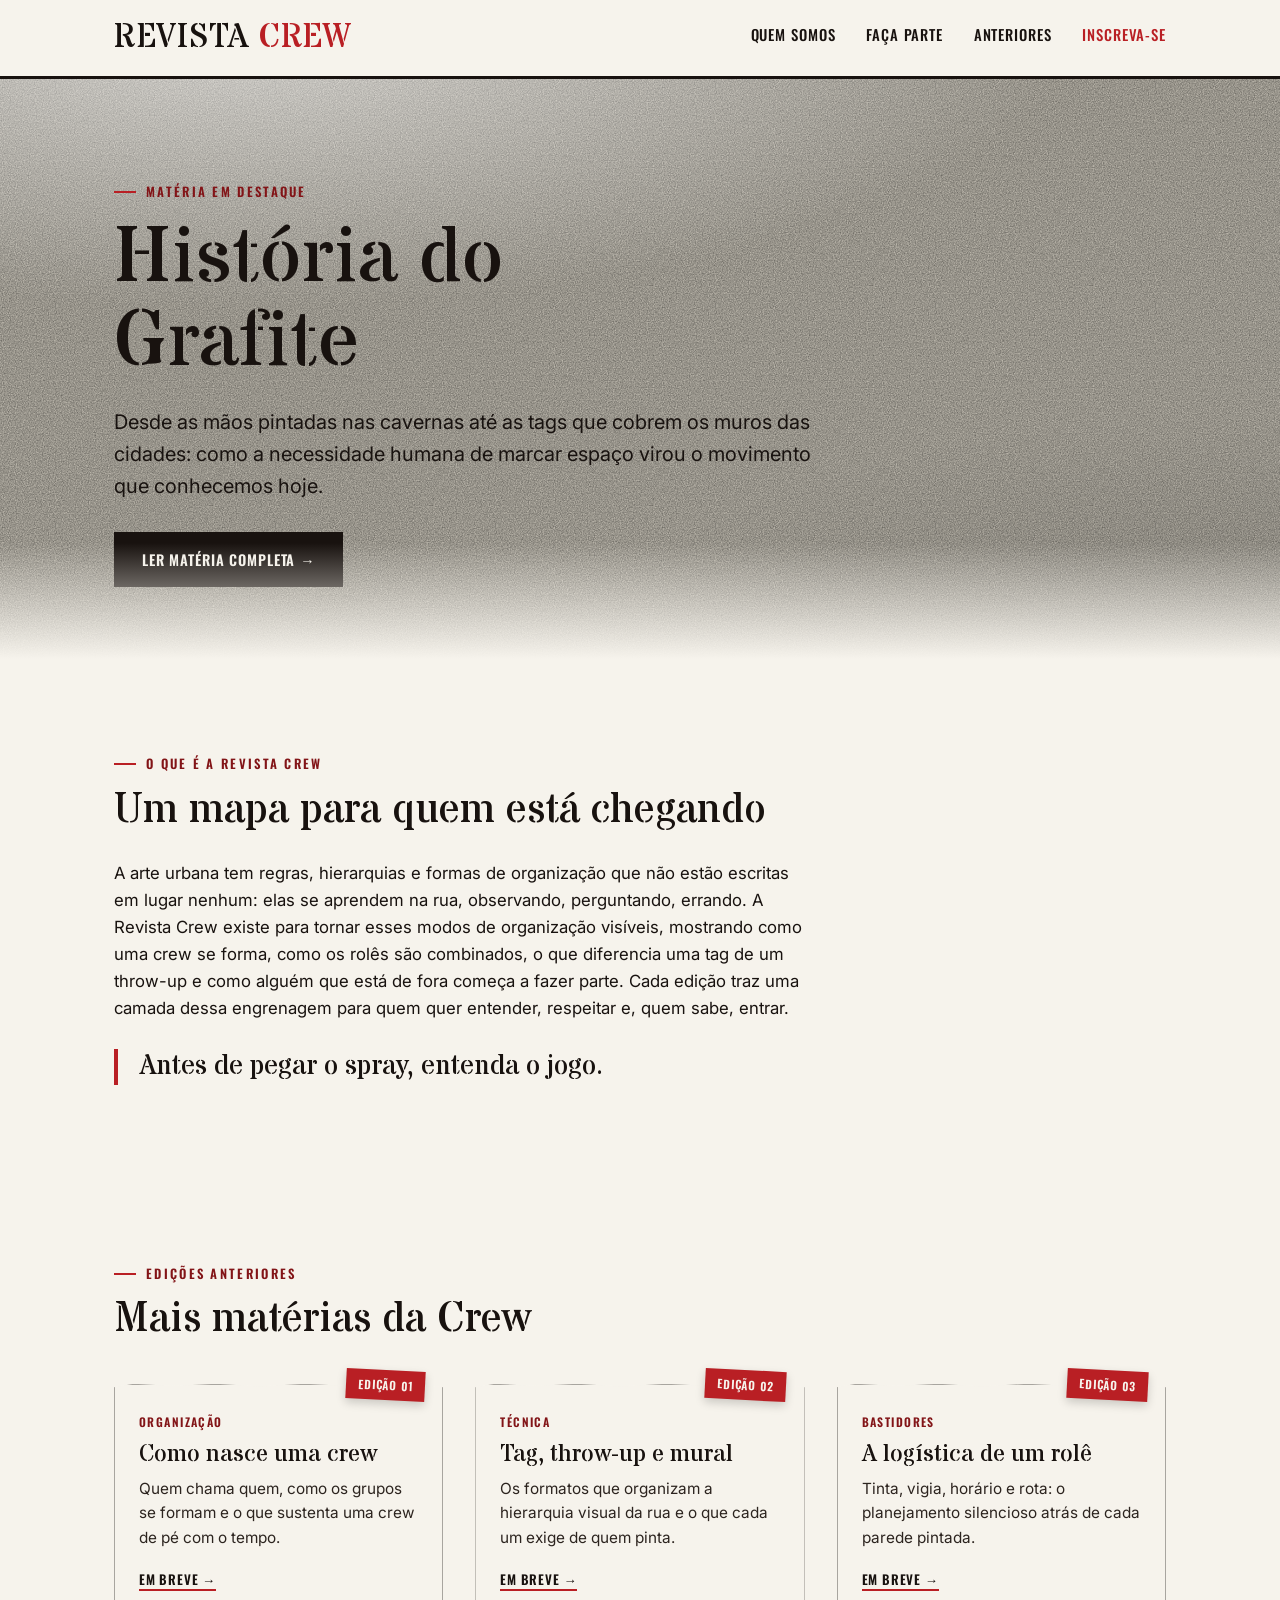
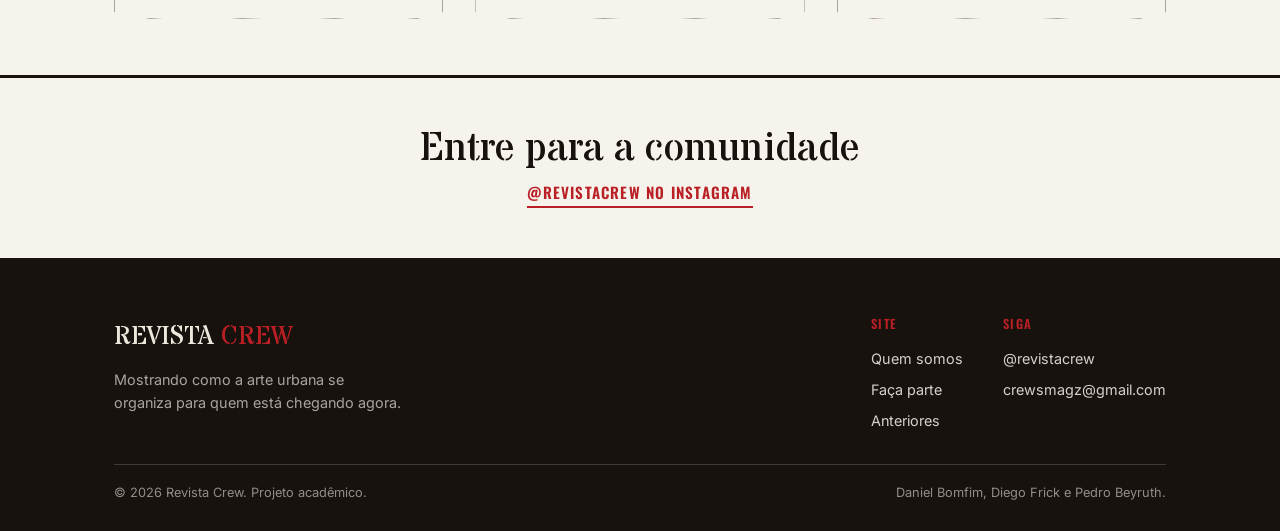
<file: index.html>
<!DOCTYPE html>
<html lang="pt-BR">
<head>
<meta charset="UTF-8">
<meta name="viewport" content="width=device-width, initial-scale=1.0">
<title>Revista Crew — arte urbana, modos de organização</title>
<meta name="description" content="Revista Crew é uma publicação digital que mostra como a arte urbana se organiza para quem está chegando agora.">
<meta property="og:type" content="website">
<meta property="og:title" content="Revista Crew — arte urbana, modos de organização">
<meta property="og:description" content="Revista Crew é uma publicação digital que mostra como a arte urbana se organiza para quem está chegando agora.">
<meta property="og:locale" content="pt_BR">
<meta name="twitter:card" content="summary_large_image">
<link rel="icon" href="favicon.svg" type="image/svg+xml">
<link rel="preconnect" href="https://fonts.googleapis.com">
<link rel="preconnect" href="https://fonts.gstatic.com" crossorigin>
<link href="https://fonts.googleapis.com/css2?family=Stardos+Stencil:wght@400;700&family=Oswald:wght@400;500;600;700&family=Inter:wght@400;500;600;700&display=swap" rel="stylesheet">
<link rel="stylesheet" href="style.css">
</head>
<body>

<header class="site-header">
  <div class="wrap">
    <a href="index.html" class="logo">REVISTA <span>CREW</span></a>
    <nav class="nav" id="nav">
      <a href="quem-somos.html">Quem somos</a>
      <a href="faca-parte.html">Faça parte</a>
      <a href="anteriores.html">Anteriores</a>
      <a href="inscreva-se.html" class="nav-cta">Inscreva-se</a>
    </nav>
    <button class="nav-toggle" aria-label="Abrir menu" aria-expanded="false">
      <span></span><span></span><span></span>
    </button>
  </div>
</header>

<section class="hero texture">
  <div class="wrap">
    <p class="eyebrow">Matéria em destaque</p>
    <h1 class="hero-title">História do<br>Grafite</h1>
    <p class="hero-lede">Desde as mãos pintadas nas cavernas até as tags que cobrem os muros das cidades: como a necessidade humana de marcar espaço virou o movimento que conhecemos hoje.</p>
    <a href="historia-do-grafite.html" class="btn btn-primary">Ler matéria completa →</a>
  </div>
</section>

<section class="section">
  <div class="wrap">
    <p class="eyebrow">O que é a Revista Crew</p>
    <h2 class="section-title">Um mapa para quem está chegando</h2>
    <p style="max-width:64ch; font-size:1.05rem; margin-bottom:0;">
      A arte urbana tem regras, hierarquias e formas de organização que não estão escritas em lugar nenhum: elas se aprendem na rua, observando, perguntando, errando. A Revista Crew existe para tornar esses modos de organização visíveis, mostrando como uma crew se forma, como os rolês são combinados, o que diferencia uma tag de um throw-up e como alguém que está de fora começa a fazer parte. Cada edição traz uma camada dessa engrenagem para quem quer entender, respeitar e, quem sabe, entrar.
    </p>
    <p class="pull-quote">Antes de pegar o spray, entenda o jogo.</p>
  </div>
</section>

<section class="section section-tight">
  <div class="wrap">
    <p class="eyebrow">Edições anteriores</p>
    <h2 class="section-title">Mais matérias da Crew</h2>
    <div class="card-grid">

      <article class="card">
        <span class="card-stamp">Edição 01</span>
        <div class="card-inner">
        <p class="card-eyebrow">Organização</p>
        <h3 class="card-title">Como nasce uma crew</h3>
        <p class="card-text">Quem chama quem, como os grupos se formam e o que sustenta uma crew de pé com o tempo.</p>
        <a href="anteriores.html" class="card-link">Em breve →</a>
      </div>
      </article>

      <article class="card">
        <span class="card-stamp">Edição 02</span>
        <div class="card-inner">
        <p class="card-eyebrow">Técnica</p>
        <h3 class="card-title">Tag, throw-up e mural</h3>
        <p class="card-text">Os formatos que organizam a hierarquia visual da rua e o que cada um exige de quem pinta.</p>
        <a href="anteriores.html" class="card-link">Em breve →</a>
      </div>
      </article>

      <article class="card">
        <span class="card-stamp">Edição 03</span>
        <div class="card-inner">
        <p class="card-eyebrow">Bastidores</p>
        <h3 class="card-title">A logística de um rolê</h3>
        <p class="card-text">Tinta, vigia, horário e rota: o planejamento silencioso atrás de cada parede pintada.</p>
        <a href="anteriores.html" class="card-link">Em breve →</a>
      </div>
      </article>

    </div>
  </div>
</section>

<section class="cta-band" id="comunidade">
  <div class="wrap">
    <h2>Entre para a comunidade</h2>
    <a href="https://www.instagram.com/revistacrew" target="_blank" rel="noopener" class="cta-link">@revistacrew no Instagram</a>
  </div>
</section>

<footer class="site-footer">
  <div class="wrap">
    <div class="footer-grid">
      <div>
        <p class="footer-logo">REVISTA <span>CREW</span></p>
        <p class="footer-tagline">Mostrando como a arte urbana se organiza para quem está chegando agora.</p>
      </div>
      <div class="footer-links">
        <div class="footer-col">
          <h3>Site</h3>
          <a href="quem-somos.html">Quem somos</a>
          <a href="faca-parte.html">Faça parte</a>
          <a href="anteriores.html">Anteriores</a>
        </div>
        <div class="footer-col">
          <h3>Siga</h3>
          <a href="https://www.instagram.com/revistacrew" target="_blank" rel="noopener">@revistacrew</a>
          <a href="mailto:crewsmagz@gmail.com">crewsmagz@gmail.com</a>
        </div>
      </div>
    </div>
    <div class="footer-bottom">
      <span>© 2026 Revista Crew. Projeto acadêmico.</span>
      <span>Daniel Bomfim, Diego Frick e Pedro Beyruth.</span>
    </div>
  </div>
</footer>

<script src="script.js"></script>
</body>
</html>
</file>
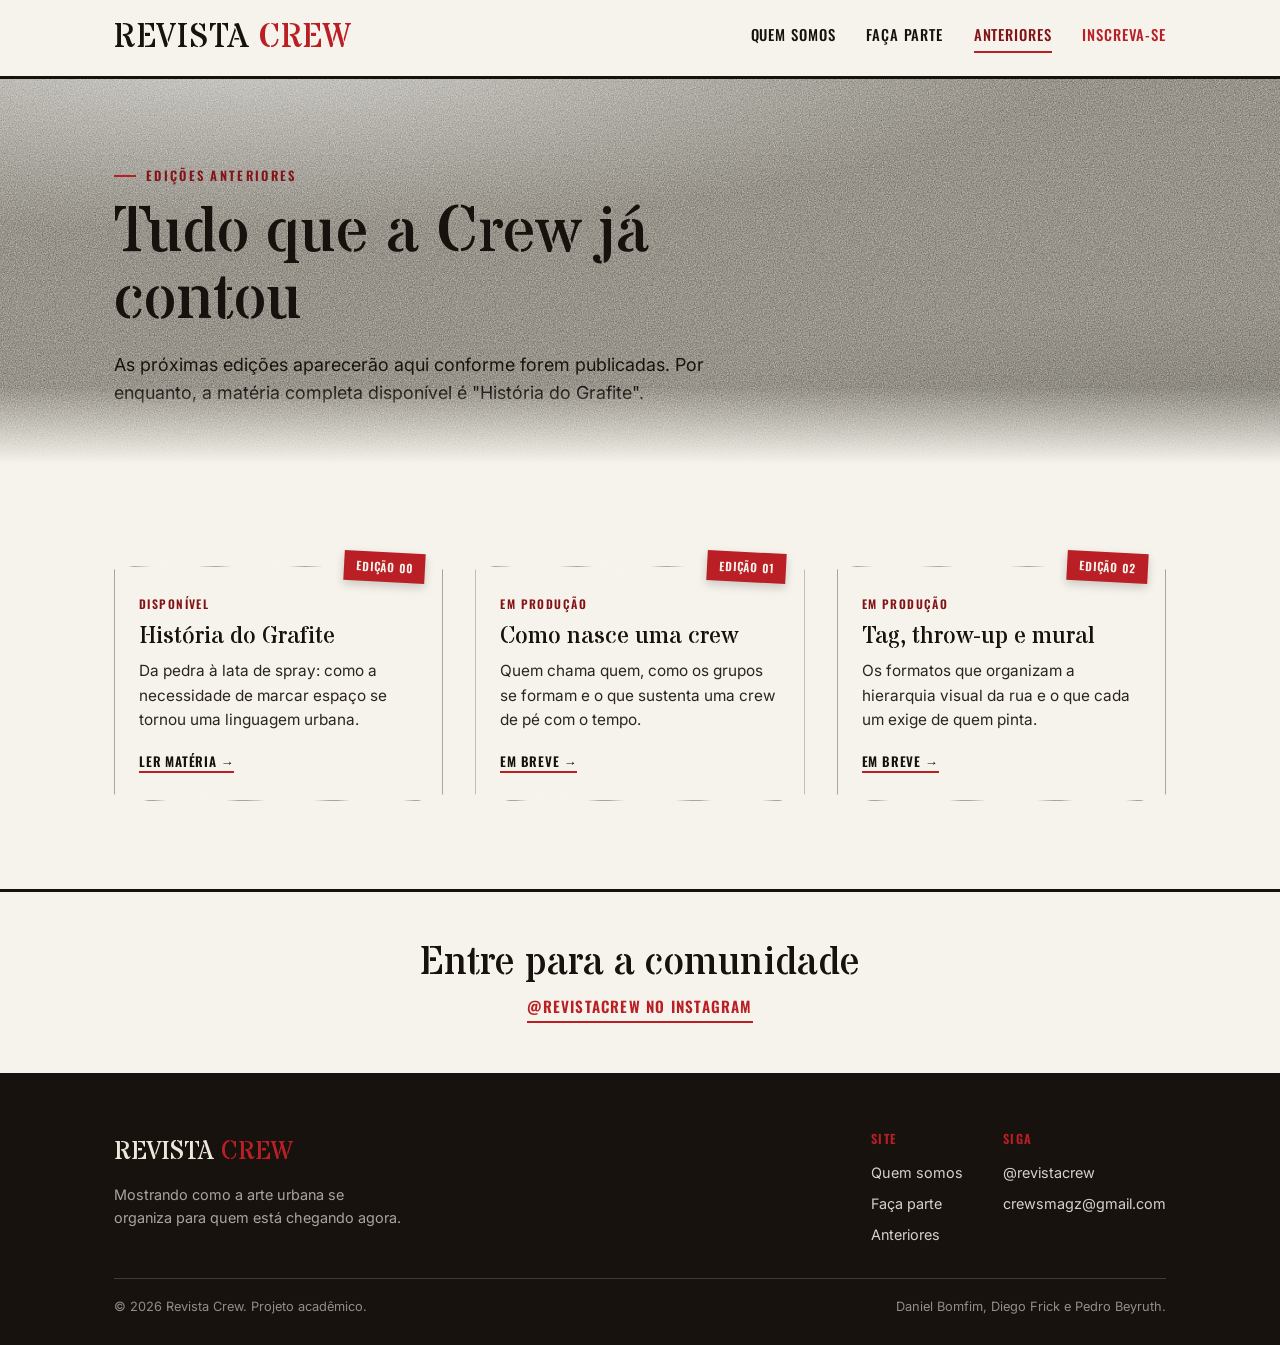
<file: anteriores.html>
<!DOCTYPE html>
<html lang="pt-BR">
<head>
<meta charset="UTF-8">
<meta name="viewport" content="width=device-width, initial-scale=1.0">
<title>Edições Anteriores — Revista Crew</title>
<meta name="description" content="As edições anteriores da Revista Crew.">
<meta property="og:type" content="website">
<meta property="og:title" content="Edições Anteriores — Revista Crew">
<meta property="og:description" content="As edições anteriores da Revista Crew.">
<meta property="og:locale" content="pt_BR">
<meta name="twitter:card" content="summary_large_image">
<link rel="icon" href="favicon.svg" type="image/svg+xml">
<link rel="preconnect" href="https://fonts.googleapis.com">
<link rel="preconnect" href="https://fonts.gstatic.com" crossorigin>
<link href="https://fonts.googleapis.com/css2?family=Stardos+Stencil:wght@400;700&family=Oswald:wght@400;500;600;700&family=Inter:wght@400;500;600;700&display=swap" rel="stylesheet">
<link rel="stylesheet" href="style.css">
</head>
<body>

<header class="site-header">
  <div class="wrap">
    <a href="index.html" class="logo">REVISTA <span>CREW</span></a>
    <nav class="nav" id="nav">
      <a href="quem-somos.html">Quem somos</a>
      <a href="faca-parte.html">Faça parte</a>
      <a href="anteriores.html" class="is-active" aria-current="page">Anteriores</a>
      <a href="inscreva-se.html" class="nav-cta">Inscreva-se</a>
    </nav>
    <button class="nav-toggle" aria-label="Abrir menu" aria-expanded="false">
      <span></span><span></span><span></span>
    </button>
  </div>
</header>

<section class="page-hero texture">
  <div class="wrap">
    <p class="eyebrow">Edições anteriores</p>
    <h1 class="page-title">Tudo que a Crew já contou</h1>
    <p class="page-sub">As próximas edições aparecerão aqui conforme forem publicadas. Por enquanto, a matéria completa disponível é "História do Grafite".</p>
  </div>
</section>

<section class="section">
  <div class="wrap">
    <div class="card-grid">

      <article class="card">
        <span class="card-stamp">Edição 00</span>
        <div class="card-inner">
        <p class="card-eyebrow">Disponível</p>
        <h3 class="card-title">História do Grafite</h3>
        <p class="card-text">Da pedra à lata de spray: como a necessidade de marcar espaço se tornou uma linguagem urbana.</p>
        <a href="historia-do-grafite.html" class="card-link">Ler matéria →</a>
      </div>
      </article>

      <article class="card">
        <span class="card-stamp">Edição 01</span>
        <div class="card-inner">
        <p class="card-eyebrow">Em produção</p>
        <h3 class="card-title">Como nasce uma crew</h3>
        <p class="card-text">Quem chama quem, como os grupos se formam e o que sustenta uma crew de pé com o tempo.</p>
        <a href="#" class="card-link">Em breve →</a>
      </div>
      </article>

      <article class="card">
        <span class="card-stamp">Edição 02</span>
        <div class="card-inner">
        <p class="card-eyebrow">Em produção</p>
        <h3 class="card-title">Tag, throw-up e mural</h3>
        <p class="card-text">Os formatos que organizam a hierarquia visual da rua e o que cada um exige de quem pinta.</p>
        <a href="#" class="card-link">Em breve →</a>
      </div>
      </article>

    </div>
  </div>
</section>

<section class="cta-band" id="comunidade">
  <div class="wrap">
    <h2>Entre para a comunidade</h2>
    <a href="https://www.instagram.com/revistacrew" target="_blank" rel="noopener" class="cta-link">@revistacrew no Instagram</a>
  </div>
</section>

<footer class="site-footer">
  <div class="wrap">
    <div class="footer-grid">
      <div>
        <p class="footer-logo">REVISTA <span>CREW</span></p>
        <p class="footer-tagline">Mostrando como a arte urbana se organiza para quem está chegando agora.</p>
      </div>
      <div class="footer-links">
        <div class="footer-col">
          <h3>Site</h3>
          <a href="quem-somos.html">Quem somos</a>
          <a href="faca-parte.html">Faça parte</a>
          <a href="anteriores.html">Anteriores</a>
        </div>
        <div class="footer-col">
          <h3>Siga</h3>
          <a href="https://www.instagram.com/revistacrew" target="_blank" rel="noopener">@revistacrew</a>
          <a href="mailto:crewsmagz@gmail.com">crewsmagz@gmail.com</a>
        </div>
      </div>
    </div>
    <div class="footer-bottom">
      <span>© 2026 Revista Crew. Projeto acadêmico.</span>
      <span>Daniel Bomfim, Diego Frick e Pedro Beyruth.</span>
    </div>
  </div>
</footer>

<script src="script.js"></script>
</body>
</html>
</file>
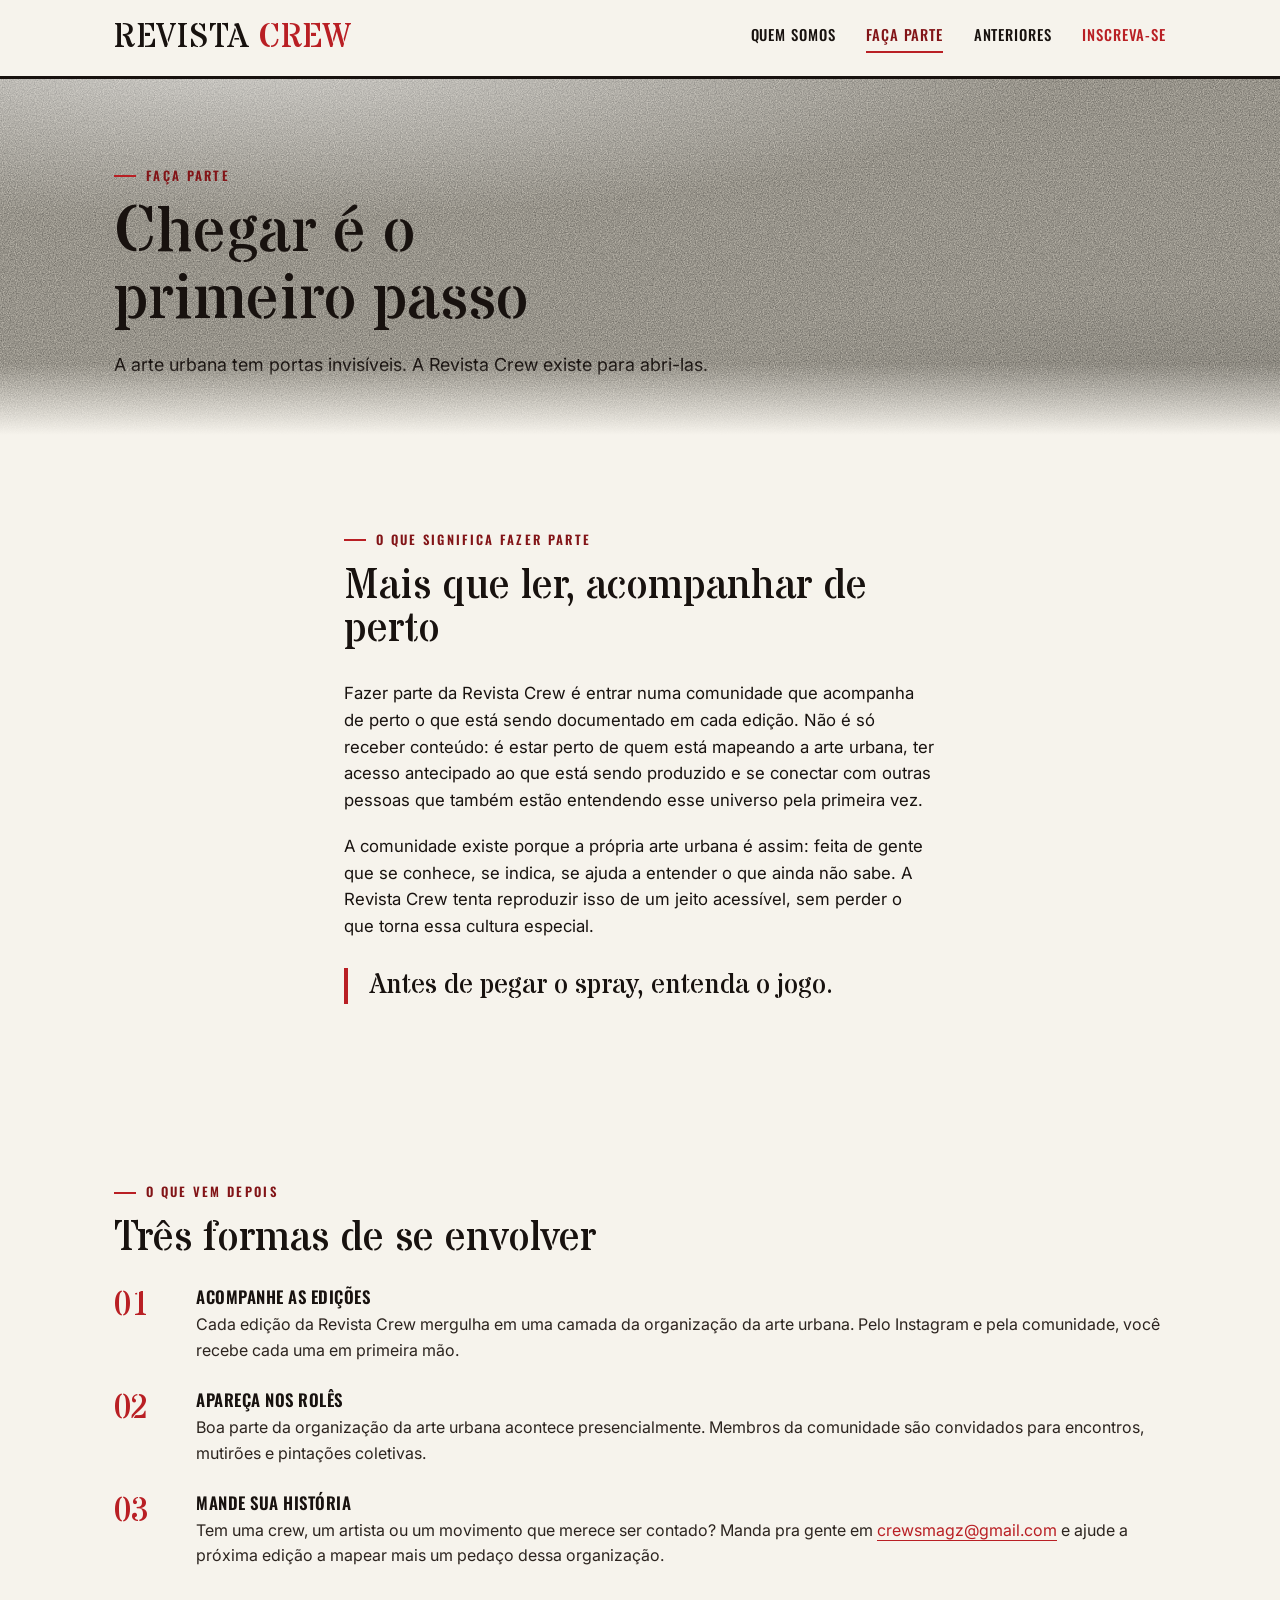
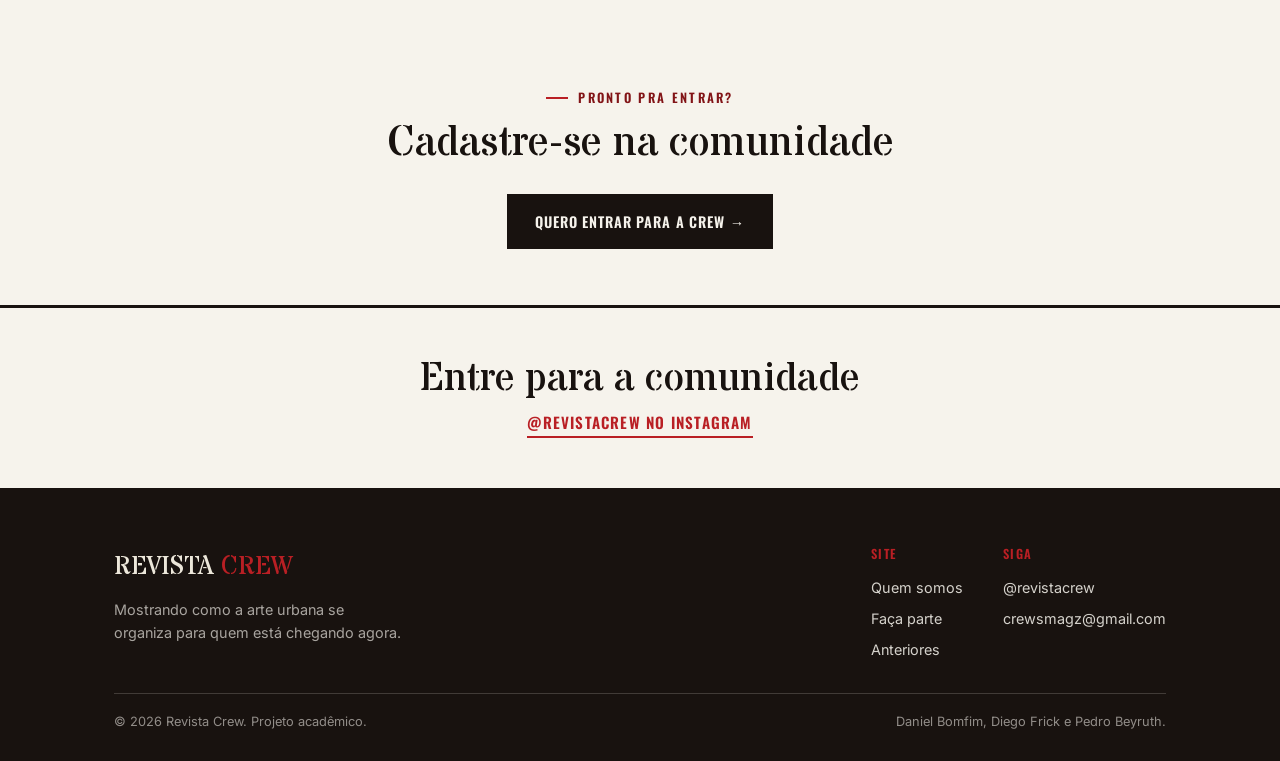
<file: faca-parte.html>
<!DOCTYPE html>
<html lang="pt-BR">
<head>
<meta charset="UTF-8">
<meta name="viewport" content="width=device-width, initial-scale=1.0">
<title>Faça Parte — Revista Crew</title>
<meta name="description" content="Entenda o que é fazer parte da comunidade da Revista Crew e como se envolver.">
<meta property="og:type" content="website">
<meta property="og:title" content="Faça Parte — Revista Crew">
<meta property="og:description" content="Entenda o que é fazer parte da comunidade da Revista Crew e como se envolver.">
<meta property="og:locale" content="pt_BR">
<meta name="twitter:card" content="summary_large_image">
<link rel="icon" href="favicon.svg" type="image/svg+xml">
<link rel="preconnect" href="https://fonts.googleapis.com">
<link rel="preconnect" href="https://fonts.gstatic.com" crossorigin>
<link href="https://fonts.googleapis.com/css2?family=Stardos+Stencil:wght@400;700&family=Oswald:wght@400;500;600;700&family=Inter:wght@400;500;600;700&display=swap" rel="stylesheet">
<link rel="stylesheet" href="style.css">
</head>
<body>

<header class="site-header">
  <div class="wrap">
    <a href="index.html" class="logo">REVISTA <span>CREW</span></a>
    <nav class="nav" id="nav">
      <a href="quem-somos.html">Quem somos</a>
      <a href="faca-parte.html" class="is-active" aria-current="page">Faça parte</a>
      <a href="anteriores.html">Anteriores</a>
      <a href="inscreva-se.html" class="nav-cta">Inscreva-se</a>
    </nav>
    <button class="nav-toggle" aria-label="Abrir menu" aria-expanded="false">
      <span></span><span></span><span></span>
    </button>
  </div>
</header>

<section class="page-hero texture">
  <div class="wrap">
    <p class="eyebrow">Faça parte</p>
    <h1 class="page-title">Chegar é o primeiro passo</h1>
    <p class="page-sub">A arte urbana tem portas invisíveis. A Revista Crew existe para abri-las.</p>
  </div>
</section>

<section class="section">
  <div class="wrap" style="max-width:72ch; margin:0 auto;">
    <p class="eyebrow">O que significa fazer parte</p>
    <h2 class="section-title">Mais que ler, acompanhar de perto</h2>
    <p style="margin-bottom:1.1em; font-size:1.05rem;">
      Fazer parte da Revista Crew é entrar numa comunidade que acompanha de perto o que está sendo documentado em cada edição. Não é só receber conteúdo: é estar perto de quem está mapeando a arte urbana, ter acesso antecipado ao que está sendo produzido e se conectar com outras pessoas que também estão entendendo esse universo pela primeira vez.
    </p>
    <p style="margin-bottom:1.1em; font-size:1.05rem;">
      A comunidade existe porque a própria arte urbana é assim: feita de gente que se conhece, se indica, se ajuda a entender o que ainda não sabe. A Revista Crew tenta reproduzir isso de um jeito acessível, sem perder o que torna essa cultura especial.
    </p>
    <p class="pull-quote">Antes de pegar o spray, entenda o jogo.</p>
  </div>
</section>

<section class="section section-tight">
  <div class="wrap">
    <p class="eyebrow">O que vem depois</p>
    <h2 class="section-title">Três formas de se envolver</h2>
    <div class="steps">
      <div class="step">
        <span class="step-num">01</span>
        <div>
          <h3>Acompanhe as edições</h3>
          <p>Cada edição da Revista Crew mergulha em uma camada da organização da arte urbana. Pelo Instagram e pela comunidade, você recebe cada uma em primeira mão.</p>
        </div>
      </div>
      <div class="step">
        <span class="step-num">02</span>
        <div>
          <h3>Apareça nos rolês</h3>
          <p>Boa parte da organização da arte urbana acontece presencialmente. Membros da comunidade são convidados para encontros, mutirões e pintações coletivas.</p>
        </div>
      </div>
      <div class="step">
        <span class="step-num">03</span>
        <div>
          <h3>Mande sua história</h3>
          <p>Tem uma crew, um artista ou um movimento que merece ser contado? Manda pra gente em <a href="mailto:crewsmagz@gmail.com" style="color:var(--red); border-bottom:1px solid var(--red);">crewsmagz@gmail.com</a> e ajude a próxima edição a mapear mais um pedaço dessa organização.</p>
        </div>
      </div>
    </div>
  </div>
</section>

<section class="section section-tight">
  <div class="wrap" style="text-align:center;">
    <p class="eyebrow" style="justify-content:center;">Pronto pra entrar?</p>
    <h2 class="section-title">Cadastre-se na comunidade</h2>
    <a href="inscreva-se.html" class="btn btn-primary">Quero entrar para a Crew →</a>
  </div>
</section>

<section class="cta-band" id="comunidade">
  <div class="wrap">
    <h2>Entre para a comunidade</h2>
    <a href="https://www.instagram.com/revistacrew" target="_blank" rel="noopener" class="cta-link">@revistacrew no Instagram</a>
  </div>
</section>

<footer class="site-footer">
  <div class="wrap">
    <div class="footer-grid">
      <div>
        <p class="footer-logo">REVISTA <span>CREW</span></p>
        <p class="footer-tagline">Mostrando como a arte urbana se organiza para quem está chegando agora.</p>
      </div>
      <div class="footer-links">
        <div class="footer-col">
          <h3>Site</h3>
          <a href="quem-somos.html">Quem somos</a>
          <a href="faca-parte.html">Faça parte</a>
          <a href="anteriores.html">Anteriores</a>
        </div>
        <div class="footer-col">
          <h3>Siga</h3>
          <a href="https://www.instagram.com/revistacrew" target="_blank" rel="noopener">@revistacrew</a>
          <a href="mailto:crewsmagz@gmail.com">crewsmagz@gmail.com</a>
        </div>
      </div>
    </div>
    <div class="footer-bottom">
      <span>© 2026 Revista Crew. Projeto acadêmico.</span>
      <span>Daniel Bomfim, Diego Frick e Pedro Beyruth.</span>
    </div>
  </div>
</footer>

<script src="script.js"></script>
</body>
</html>
</file>
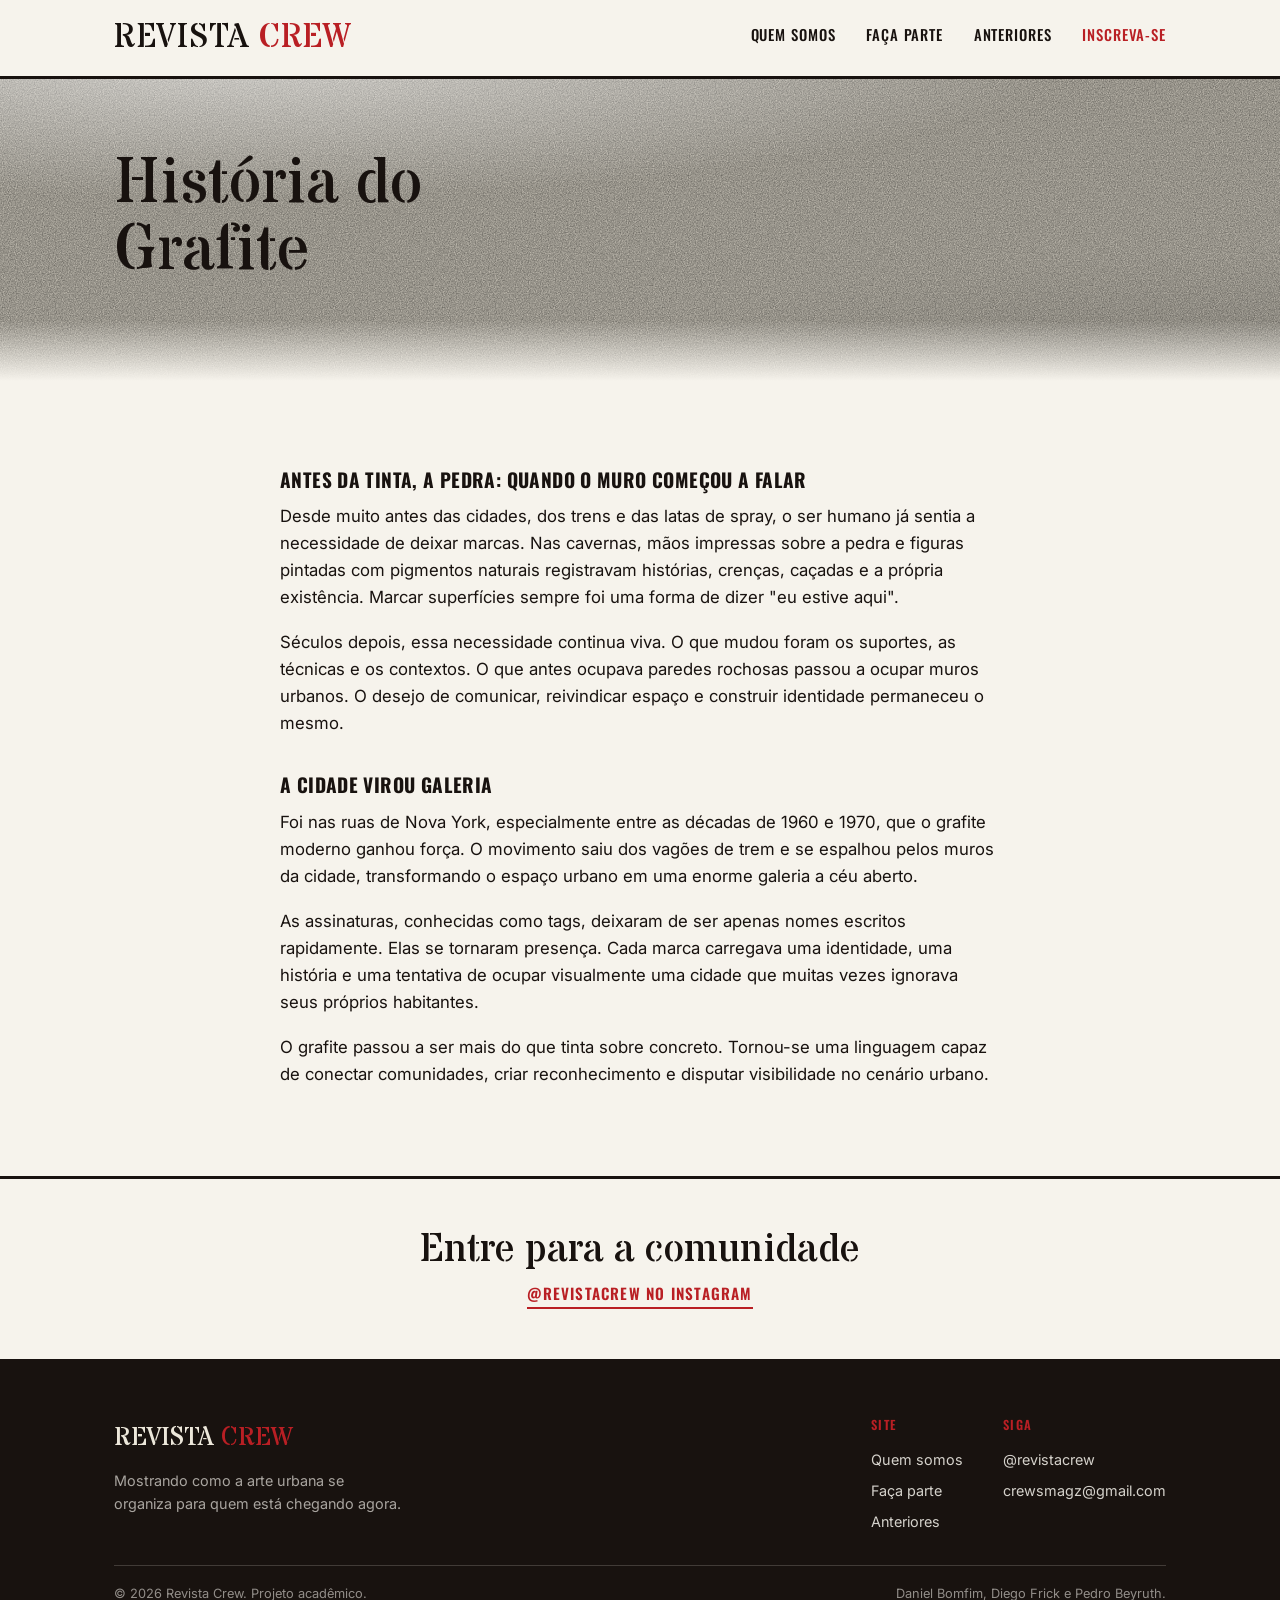
<file: historia-do-grafite.html>
<!DOCTYPE html>
<html lang="pt-BR">
<head>
<meta charset="UTF-8">
<meta name="viewport" content="width=device-width, initial-scale=1.0">
<title>História do Grafite — Revista Crew</title>
<meta name="description" content="Da pedra à lata de spray: como o grafite se tornou uma linguagem de identidade e organização nas cidades.">
<meta property="og:type" content="article">
<meta property="og:title" content="História do Grafite — Revista Crew">
<meta property="og:description" content="Da pedra à lata de spray: como o grafite se tornou uma linguagem de identidade e organização nas cidades.">
<meta property="og:locale" content="pt_BR">
<meta name="twitter:card" content="summary_large_image">
<link rel="icon" href="favicon.svg" type="image/svg+xml">
<link rel="preconnect" href="https://fonts.googleapis.com">
<link rel="preconnect" href="https://fonts.gstatic.com" crossorigin>
<link href="https://fonts.googleapis.com/css2?family=Stardos+Stencil:wght@400;700&family=Oswald:wght@400;500;600;700&family=Inter:wght@400;500;600;700&display=swap" rel="stylesheet">
<link rel="stylesheet" href="style.css">
</head>
<body>

<header class="site-header">
  <div class="wrap">
    <a href="index.html" class="logo">REVISTA <span>CREW</span></a>
    <nav class="nav" id="nav">
      <a href="quem-somos.html">Quem somos</a>
      <a href="faca-parte.html">Faça parte</a>
      <a href="anteriores.html">Anteriores</a>
      <a href="inscreva-se.html" class="nav-cta">Inscreva-se</a>
    </nav>
    <button class="nav-toggle" aria-label="Abrir menu" aria-expanded="false">
      <span></span><span></span><span></span>
    </button>
  </div>
</header>

<section class="texture" style="padding: clamp(40px,7vw,72px) 0 clamp(56px,8vw,96px);">
  <div class="wrap">
    <h1 class="page-title">História do<br>Grafite</h1>
  </div>
</section>

<article class="article-body wrap">
  <h2>Antes da tinta, a pedra: quando o muro começou a falar</h2>
  <p>Desde muito antes das cidades, dos trens e das latas de spray, o ser humano já sentia a necessidade de deixar marcas. Nas cavernas, mãos impressas sobre a pedra e figuras pintadas com pigmentos naturais registravam histórias, crenças, caçadas e a própria existência. Marcar superfícies sempre foi uma forma de dizer "eu estive aqui".</p>
  <p>Séculos depois, essa necessidade continua viva. O que mudou foram os suportes, as técnicas e os contextos. O que antes ocupava paredes rochosas passou a ocupar muros urbanos. O desejo de comunicar, reivindicar espaço e construir identidade permaneceu o mesmo.</p>

  <h2>A cidade virou galeria</h2>
  <p>Foi nas ruas de Nova York, especialmente entre as décadas de 1960 e 1970, que o grafite moderno ganhou força. O movimento saiu dos vagões de trem e se espalhou pelos muros da cidade, transformando o espaço urbano em uma enorme galeria a céu aberto.</p>
  <p>As assinaturas, conhecidas como tags, deixaram de ser apenas nomes escritos rapidamente. Elas se tornaram presença. Cada marca carregava uma identidade, uma história e uma tentativa de ocupar visualmente uma cidade que muitas vezes ignorava seus próprios habitantes.</p>
  <p>O grafite passou a ser mais do que tinta sobre concreto. Tornou-se uma linguagem capaz de conectar comunidades, criar reconhecimento e disputar visibilidade no cenário urbano.</p>
</article>

<section class="cta-band" id="comunidade">
  <div class="wrap">
    <h2>Entre para a comunidade</h2>
    <a href="https://www.instagram.com/revistacrew" target="_blank" rel="noopener" class="cta-link">@revistacrew no Instagram</a>
  </div>
</section>

<footer class="site-footer">
  <div class="wrap">
    <div class="footer-grid">
      <div>
        <p class="footer-logo">REVISTA <span>CREW</span></p>
        <p class="footer-tagline">Mostrando como a arte urbana se organiza para quem está chegando agora.</p>
      </div>
      <div class="footer-links">
        <div class="footer-col">
          <h3>Site</h3>
          <a href="quem-somos.html">Quem somos</a>
          <a href="faca-parte.html">Faça parte</a>
          <a href="anteriores.html">Anteriores</a>
        </div>
        <div class="footer-col">
          <h3>Siga</h3>
          <a href="https://www.instagram.com/revistacrew" target="_blank" rel="noopener">@revistacrew</a>
          <a href="mailto:crewsmagz@gmail.com">crewsmagz@gmail.com</a>
        </div>
      </div>
    </div>
    <div class="footer-bottom">
      <span>© 2026 Revista Crew. Projeto acadêmico.</span>
      <span>Daniel Bomfim, Diego Frick e Pedro Beyruth.</span>
    </div>
  </div>
</footer>

<script src="script.js"></script>
</body>
</html>
</file>
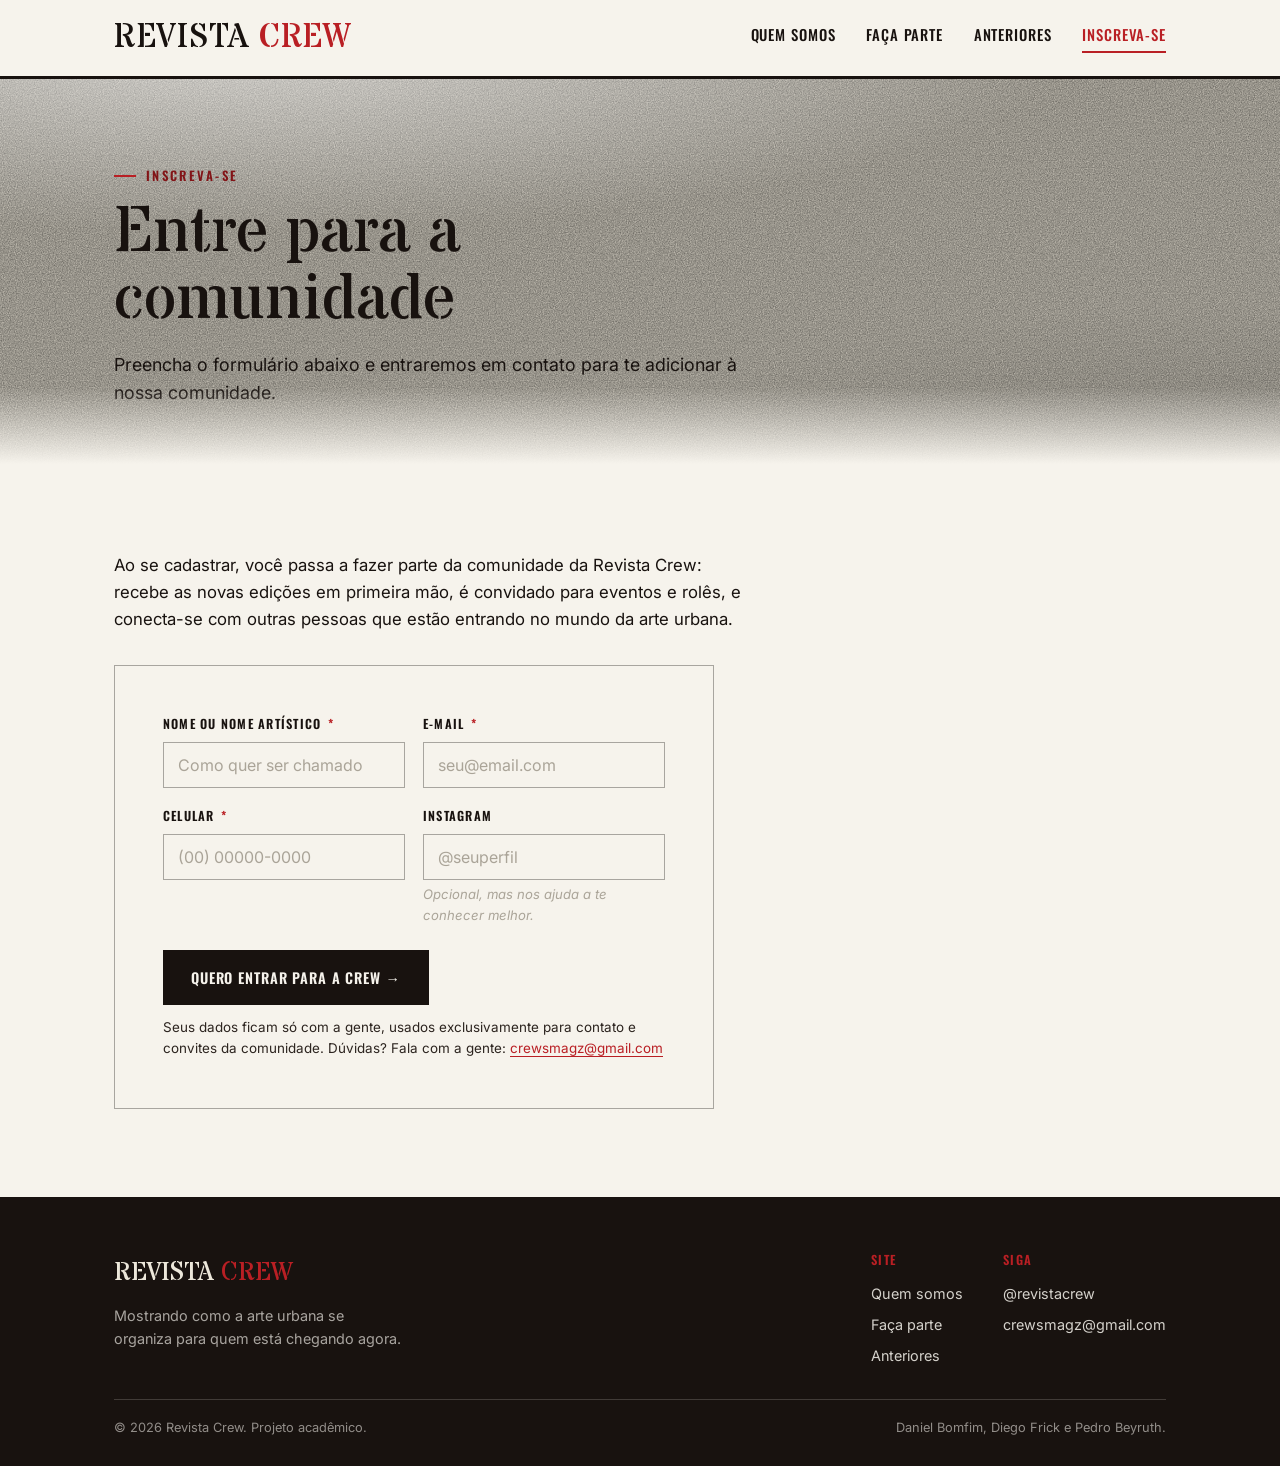
<file: inscreva-se.html>
<!DOCTYPE html>
<html lang="pt-BR">
<head>
<meta charset="UTF-8">
<meta name="viewport" content="width=device-width, initial-scale=1.0">
<title>Inscreva-se — Revista Crew</title>
<meta name="description" content="Cadastre-se na comunidade da Revista Crew.">
<meta property="og:type" content="website">
<meta property="og:title" content="Inscreva-se — Revista Crew">
<meta property="og:description" content="Cadastre-se na comunidade da Revista Crew.">
<meta property="og:locale" content="pt_BR">
<meta name="twitter:card" content="summary_large_image">
<link rel="icon" href="favicon.svg" type="image/svg+xml">
<link rel="preconnect" href="https://fonts.googleapis.com">
<link rel="preconnect" href="https://fonts.gstatic.com" crossorigin>
<link href="https://fonts.googleapis.com/css2?family=Stardos+Stencil:wght@400;700&family=Oswald:wght@400;500;600;700&family=Inter:wght@400;500;600;700&display=swap" rel="stylesheet">
<link rel="stylesheet" href="style.css">
</head>
<body>

<header class="site-header">
  <div class="wrap">
    <a href="index.html" class="logo">REVISTA <span>CREW</span></a>
    <nav class="nav" id="nav">
      <a href="quem-somos.html">Quem somos</a>
      <a href="faca-parte.html">Faça parte</a>
      <a href="anteriores.html">Anteriores</a>
      <a href="inscreva-se.html" class="nav-cta is-active" aria-current="page">Inscreva-se</a>
    </nav>
    <button class="nav-toggle" aria-label="Abrir menu" aria-expanded="false">
      <span></span><span></span><span></span>
    </button>
  </div>
</header>

<section class="page-hero texture">
  <div class="wrap">
    <p class="eyebrow">Inscreva-se</p>
    <h1 class="page-title">Entre para a comunidade</h1>
    <p class="page-sub">Preencha o formulário abaixo e entraremos em contato para te adicionar à nossa comunidade.</p>
  </div>
</section>

<section class="section" id="formulario">
  <div class="wrap">
    <p style="max-width:58ch; margin-bottom:32px; font-size:1.05rem;">
      Ao se cadastrar, você passa a fazer parte da comunidade da Revista Crew: recebe as novas edições em primeira mão, é convidado para eventos e rolês, e conecta-se com outras pessoas que estão entrando no mundo da arte urbana.
    </p>

    <div class="form-card">
      <form id="crew-form" action="https://formspree.io/f/mzdlpyro" method="POST" novalidate>
        <div class="form-grid">

          <div class="form-group">
            <label class="form-label" for="nome">Nome ou nome artístico <span>*</span></label>
            <input class="form-input" type="text" id="nome" name="nome" placeholder="Como quer ser chamado" autocomplete="name" required>
          </div>

          <div class="form-group">
            <label class="form-label" for="email">E-mail <span>*</span></label>
            <input class="form-input" type="email" id="email" name="email" placeholder="seu@email.com" autocomplete="email" required>
          </div>

          <div class="form-group">
            <label class="form-label" for="celular">Celular <span>*</span></label>
            <input class="form-input" type="tel" id="celular" name="celular" placeholder="(00) 00000-0000" autocomplete="tel" required>
          </div>

          <div class="form-group">
            <label class="form-label" for="instagram">Instagram</label>
            <input class="form-input" type="text" id="instagram" name="instagram" placeholder="@seuperfil">
            <p class="form-hint">Opcional, mas nos ajuda a te conhecer melhor.</p>
          </div>

        </div>

        <div class="form-submit-row">
          <button type="submit" class="btn btn-primary">Quero entrar para a Crew →</button>
          <p class="form-note">
            Seus dados ficam só com a gente, usados exclusivamente para contato e convites da comunidade.
            Dúvidas? Fala com a gente: <a href="mailto:crewsmagz@gmail.com">crewsmagz@gmail.com</a>
          </p>
        </div>
      </form>

      <div class="form-success" id="form-success" role="status" aria-live="polite">
        <h3>Você está dentro!</h3>
        <p>Recebemos seu cadastro. Em breve entraremos em contato e te adicionamos na comunidade.</p>
      </div>
    </div>
  </div>
</section>

<footer class="site-footer">
  <div class="wrap">
    <div class="footer-grid">
      <div>
        <p class="footer-logo">REVISTA <span>CREW</span></p>
        <p class="footer-tagline">Mostrando como a arte urbana se organiza para quem está chegando agora.</p>
      </div>
      <div class="footer-links">
        <div class="footer-col">
          <h3>Site</h3>
          <a href="quem-somos.html">Quem somos</a>
          <a href="faca-parte.html">Faça parte</a>
          <a href="anteriores.html">Anteriores</a>
        </div>
        <div class="footer-col">
          <h3>Siga</h3>
          <a href="https://www.instagram.com/revistacrew" target="_blank" rel="noopener">@revistacrew</a>
          <a href="mailto:crewsmagz@gmail.com">crewsmagz@gmail.com</a>
        </div>
      </div>
    </div>
    <div class="footer-bottom">
      <span>© 2026 Revista Crew. Projeto acadêmico.</span>
      <span>Daniel Bomfim, Diego Frick e Pedro Beyruth.</span>
    </div>
  </div>
</footer>

<script src="script.js"></script>
<script>
  // Envio do formulário "Inscreva-se" via Formspree (sem recarregar a página)
  (function () {
    var form = document.getElementById("crew-form");
    var success = document.getElementById("form-success");
    if (!form) return;

    function setFieldError(field, hasError) {
      field.style.borderColor = hasError ? "var(--red)" : "";
      field.setAttribute("aria-invalid", hasError ? "true" : "false");
    }

    function validate() {
      var ok = true;
      form.querySelectorAll("[required]").forEach(function (field) {
        var valid = field.value.trim().length > 0;
        if (field.type === "email" && valid) {
          valid = field.checkValidity();
        }
        setFieldError(field, !valid);
        if (!valid) ok = false;
      });
      return ok;
    }

    form.addEventListener("submit", function (e) {
      e.preventDefault();

      if (!validate()) {
        var firstInvalid = form.querySelector('[aria-invalid="true"]');
        if (firstInvalid) firstInvalid.focus();
        return;
      }

      var submitBtn = form.querySelector('button[type="submit"]');
      var originalLabel = submitBtn.textContent;
      submitBtn.disabled = true;
      submitBtn.textContent = "Enviando...";

      fetch(form.action, {
        method: "POST",
        body: new FormData(form),
        headers: { "Accept": "application/json" }
      })
        .then(function (response) {
          if (response.ok) {
            form.style.display = "none";
            success.style.display = "block";
            success.scrollIntoView({ behavior: "smooth", block: "center" });
          } else {
            throw new Error("Falha no envio");
          }
        })
        .catch(function () {
          submitBtn.disabled = false;
          submitBtn.textContent = originalLabel;
          alert("Não foi possível enviar seu cadastro agora. Tenta de novo em alguns instantes ou manda um e-mail para crewsmagz@gmail.com.");
        });
    });
  })();
</script>
</body>
</html>
</file>
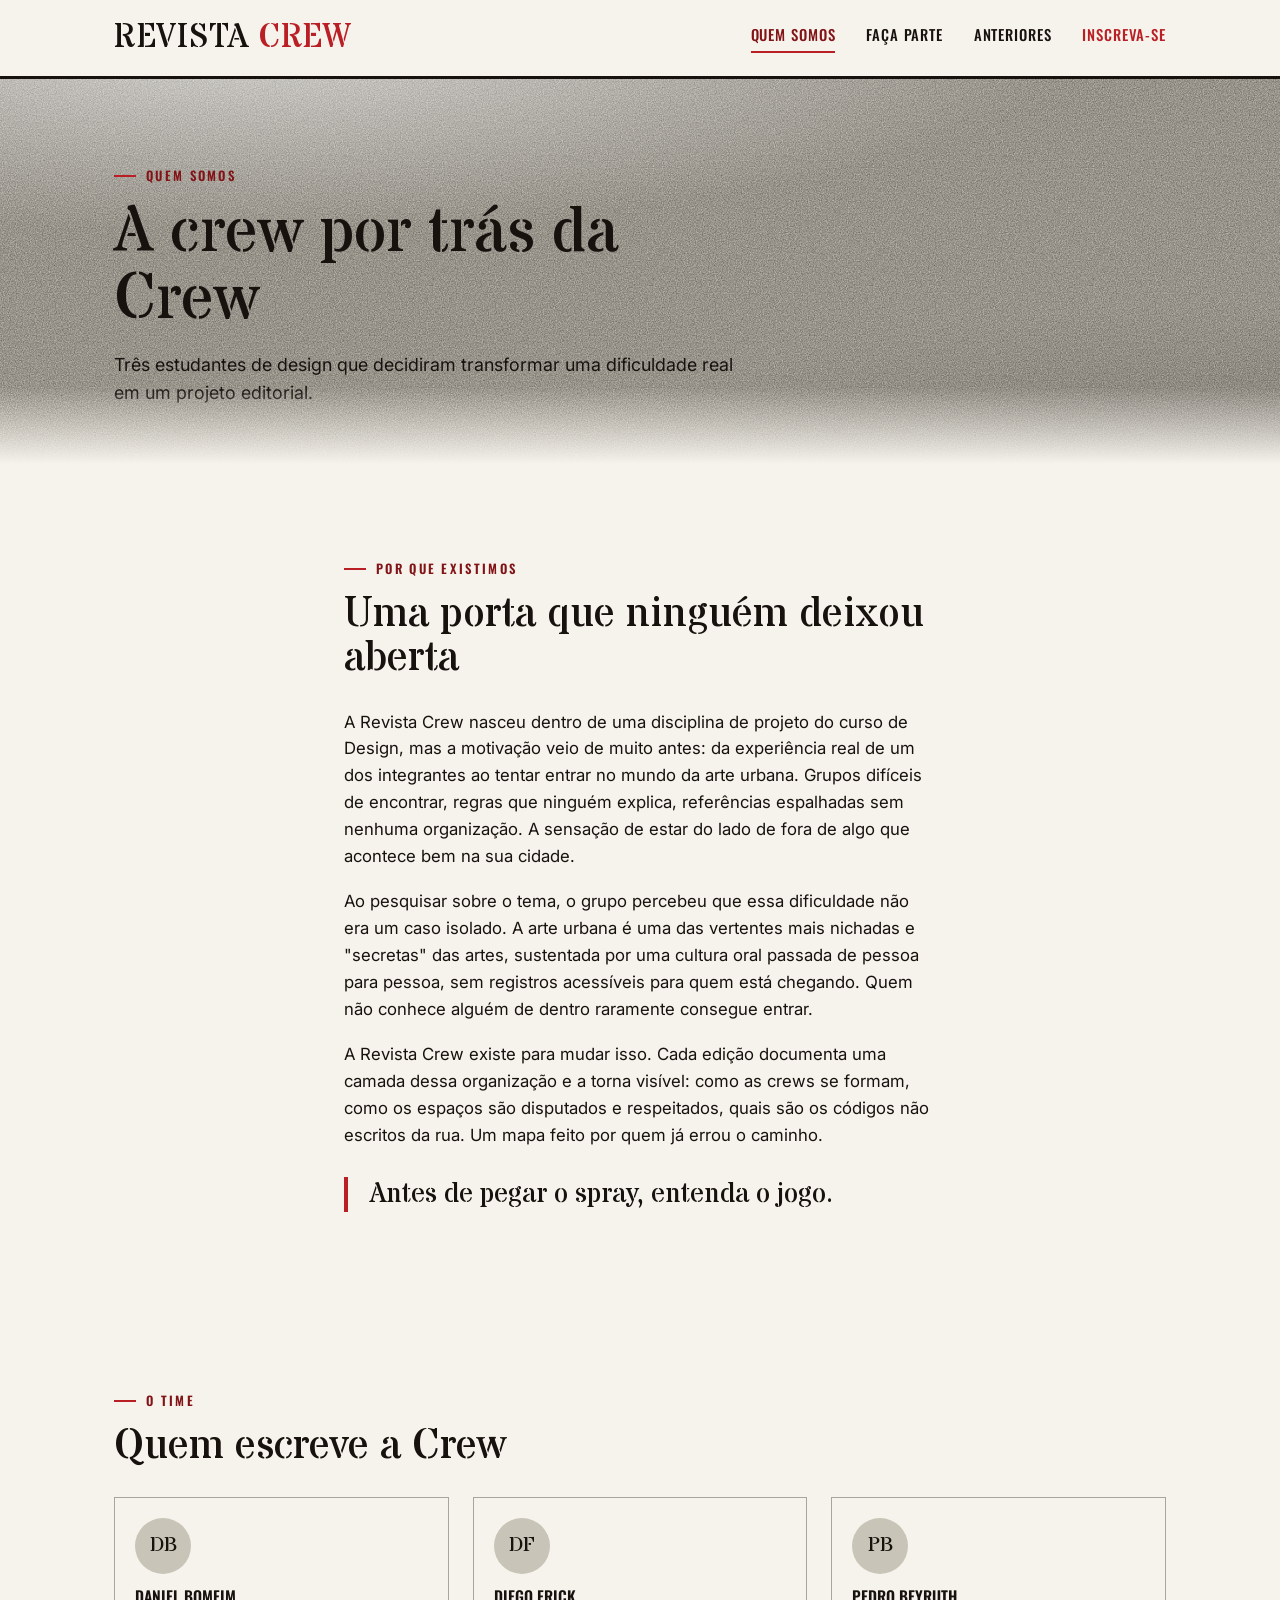
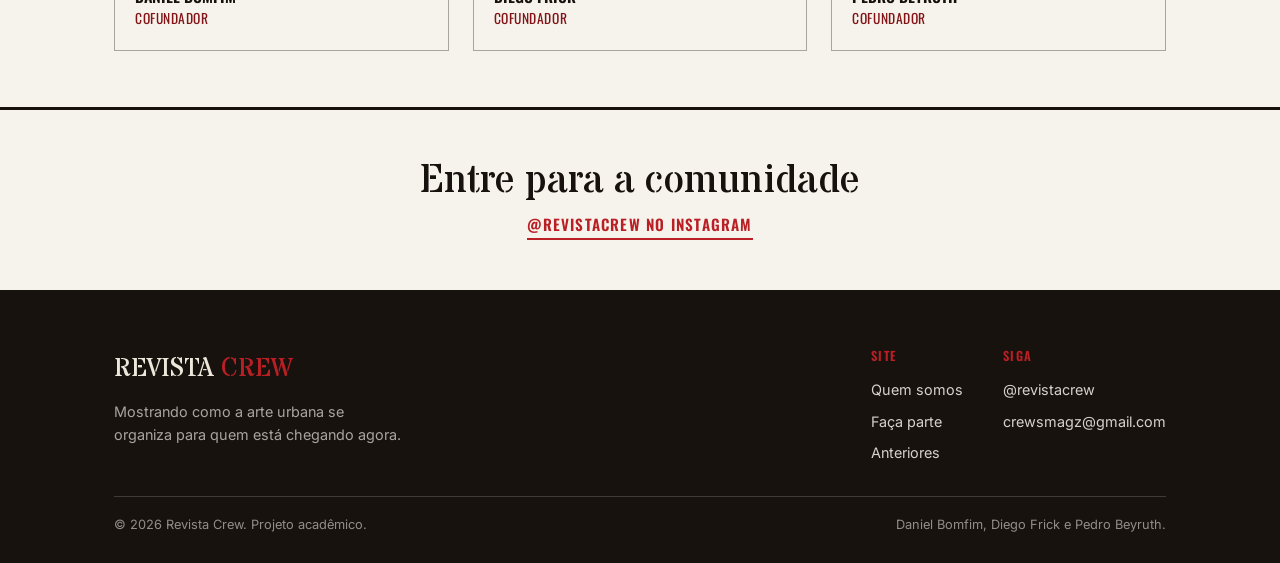
<file: quem-somos.html>
<!DOCTYPE html>
<html lang="pt-BR">
<head>
<meta charset="UTF-8">
<meta name="viewport" content="width=device-width, initial-scale=1.0">
<title>Quem Somos — Revista Crew</title>
<meta name="description" content="Conheça a Revista Crew: quem está por trás do projeto e por que ele existe.">
<meta property="og:type" content="website">
<meta property="og:title" content="Quem Somos — Revista Crew">
<meta property="og:description" content="Conheça a Revista Crew: quem está por trás do projeto e por que ele existe.">
<meta property="og:locale" content="pt_BR">
<meta name="twitter:card" content="summary_large_image">
<link rel="icon" href="favicon.svg" type="image/svg+xml">
<link rel="preconnect" href="https://fonts.googleapis.com">
<link rel="preconnect" href="https://fonts.gstatic.com" crossorigin>
<link href="https://fonts.googleapis.com/css2?family=Stardos+Stencil:wght@400;700&family=Oswald:wght@400;500;600;700&family=Inter:wght@400;500;600;700&display=swap" rel="stylesheet">
<link rel="stylesheet" href="style.css">
</head>
<body>

<header class="site-header">
  <div class="wrap">
    <a href="index.html" class="logo">REVISTA <span>CREW</span></a>
    <nav class="nav" id="nav">
      <a href="quem-somos.html" class="is-active" aria-current="page">Quem somos</a>
      <a href="faca-parte.html">Faça parte</a>
      <a href="anteriores.html">Anteriores</a>
      <a href="inscreva-se.html" class="nav-cta">Inscreva-se</a>
    </nav>
    <button class="nav-toggle" aria-label="Abrir menu" aria-expanded="false">
      <span></span><span></span><span></span>
    </button>
  </div>
</header>

<section class="page-hero texture">
  <div class="wrap">
    <p class="eyebrow">Quem somos</p>
    <h1 class="page-title">A crew por trás da Crew</h1>
    <p class="page-sub">Três estudantes de design que decidiram transformar uma dificuldade real em um projeto editorial.</p>
  </div>
</section>

<section class="section">
  <div class="wrap" style="max-width:72ch; margin:0 auto;">
    <p class="eyebrow">Por que existimos</p>
    <h2 class="section-title">Uma porta que ninguém deixou aberta</h2>
    <p style="margin-bottom:1.1em; font-size:1.05rem;">A Revista Crew nasceu dentro de uma disciplina de projeto do curso de Design, mas a motivação veio de muito antes: da experiência real de um dos integrantes ao tentar entrar no mundo da arte urbana. Grupos difíceis de encontrar, regras que ninguém explica, referências espalhadas sem nenhuma organização. A sensação de estar do lado de fora de algo que acontece bem na sua cidade.</p>
    <p style="margin-bottom:1.1em; font-size:1.05rem;">Ao pesquisar sobre o tema, o grupo percebeu que essa dificuldade não era um caso isolado. A arte urbana é uma das vertentes mais nichadas e "secretas" das artes, sustentada por uma cultura oral passada de pessoa para pessoa, sem registros acessíveis para quem está chegando. Quem não conhece alguém de dentro raramente consegue entrar.</p>
    <p style="margin-bottom:1.1em; font-size:1.05rem;">A Revista Crew existe para mudar isso. Cada edição documenta uma camada dessa organização e a torna visível: como as crews se formam, como os espaços são disputados e respeitados, quais são os códigos não escritos da rua. Um mapa feito por quem já errou o caminho.</p>

    <p class="pull-quote">Antes de pegar o spray, entenda o jogo.</p>
  </div>
</section>

<section class="section section-tight">
  <div class="wrap">
    <p class="eyebrow">O time</p>
    <h2 class="section-title">Quem escreve a Crew</h2>
    <div class="team-grid">
      <div class="team-card">
        <div class="team-avatar">DB</div>
        <h3>Daniel Bomfim</h3>
        <p>Cofundador</p>
      </div>
      <div class="team-card">
        <div class="team-avatar">DF</div>
        <h3>Diego Frick</h3>
        <p>Cofundador</p>
      </div>
      <div class="team-card">
        <div class="team-avatar">PB</div>
        <h3>Pedro Beyruth</h3>
        <p>Cofundador</p>
      </div>
    </div>
  </div>
</section>

<section class="cta-band" id="comunidade">
  <div class="wrap">
    <h2>Entre para a comunidade</h2>
    <a href="https://www.instagram.com/revistacrew" target="_blank" rel="noopener" class="cta-link">@revistacrew no Instagram</a>
  </div>
</section>

<footer class="site-footer">
  <div class="wrap">
    <div class="footer-grid">
      <div>
        <p class="footer-logo">REVISTA <span>CREW</span></p>
        <p class="footer-tagline">Mostrando como a arte urbana se organiza para quem está chegando agora.</p>
      </div>
      <div class="footer-links">
        <div class="footer-col">
          <h3>Site</h3>
          <a href="quem-somos.html">Quem somos</a>
          <a href="faca-parte.html">Faça parte</a>
          <a href="anteriores.html">Anteriores</a>
        </div>
        <div class="footer-col">
          <h3>Siga</h3>
          <a href="https://www.instagram.com/revistacrew" target="_blank" rel="noopener">@revistacrew</a>
          <a href="mailto:crewsmagz@gmail.com">crewsmagz@gmail.com</a>
        </div>
      </div>
    </div>
    <div class="footer-bottom">
      <span>© 2026 Revista Crew. Projeto acadêmico.</span>
      <span>Daniel Bomfim, Diego Frick e Pedro Beyruth.</span>
    </div>
  </div>
</footer>

<script src="script.js"></script>
</body>
</html>
</file>
<file: style.css>
/* ============================================================
   REVISTA CREW — Sistema de Design
   Paleta: concreto + tinta preta + vermelho spray
   Tipografia: Stardos Stencil (manchetes) + Oswald
   (rótulos/condensada) + Inter (corpo de texto)
   ============================================================ */

:root {
  /* Cores */
  --ink: #18120f;
  --ink-soft: #2c241f;
  --paper: #f6f3ec;
  --paper-dim: #ece7da;
  --concrete-a: #c9c4b8;
  --concrete-b: #aaa498;
  --red: #b91f24;
  --red-dark: #821417;
  --line: rgba(24, 18, 15, 0.16);
  --line-strong: rgba(24, 18, 15, 0.35);

  /* Tipografia */
  --f-display: "Stardos Stencil", "Courier New", monospace;
  --f-label: "Oswald", sans-serif;
  --f-body: "Inter", "Helvetica Neue", Helvetica, Arial, sans-serif;

  /* Layout */
  --maxw: 1180px;
  --pad: clamp(20px, 5vw, 64px);
}

/* ---------- Reset ---------- */
* { margin: 0; padding: 0; box-sizing: border-box; }
html { scroll-behavior: smooth; }
body {
  font-family: var(--f-body);
  color: var(--ink);
  background: var(--paper);
  line-height: 1.6;
  -webkit-font-smoothing: antialiased;
}
img { max-width: 100%; display: block; }
a { color: inherit; text-decoration: none; }
ul { list-style: none; }
button { font: inherit; cursor: pointer; border: none; background: none; }
h1, h2, h3 { line-height: 1.05; font-weight: 400; }

:focus-visible {
  outline: 3px solid var(--red);
  outline-offset: 3px;
}

@media (prefers-reduced-motion: reduce) {
  *, *::before, *::after { animation-duration: 0.001ms !important; transition-duration: 0.001ms !important; }
  html { scroll-behavior: auto; }
}

/* ---------- Textura de concreto (sem imagens externas) ---------- */
.texture {
  position: relative;
  background-color: var(--concrete-a);
  background-image:
    radial-gradient(ellipse 120% 90% at 18% -10%, rgba(255,255,255,0.55), transparent 55%),
    radial-gradient(ellipse 90% 70% at 100% 100%, rgba(0,0,0,0.12), transparent 60%),
    url('data:image/svg+xml;utf8,<svg xmlns="http://www.w3.org/2000/svg" width="220" height="220"><filter id="n"><feTurbulence type="fractalNoise" baseFrequency="0.85" numOctaves="3" stitchTiles="stitch" result="t"/><feColorMatrix in="t" type="matrix" values="0 0 0 0 0  0 0 0 0 0  0 0 0 0 0  0 0 0 0.5 0"/></filter><rect width="100%" height="100%" filter="url(%23n)"/></svg>');
  background-size: auto, auto, 220px 220px;
}
.texture::after {
  content: "";
  position: absolute;
  inset: 0;
  background: linear-gradient(180deg, rgba(246,243,236,0) 80%, var(--paper) 100%);
  pointer-events: none;
}

/* ---------- Container ---------- */
.wrap {
  max-width: var(--maxw);
  margin: 0 auto;
  padding-left: var(--pad);
  padding-right: var(--pad);
}

/* ---------- Cabeçalho ---------- */
.site-header {
  position: sticky;
  top: 0;
  z-index: 50;
  background: var(--paper);
  border-bottom: 3px solid var(--ink);
}
.site-header .wrap {
  display: flex;
  align-items: center;
  justify-content: space-between;
  height: 76px;
}
.logo {
  position: relative;
  z-index: 60;
  font-family: var(--f-display);
  font-size: clamp(1.5rem, 3vw, 2.1rem);
  letter-spacing: 0.5px;
  white-space: nowrap;
}
.logo span { color: var(--red); }

.nav {
  display: flex;
  gap: clamp(16px, 2.4vw, 34px);
}
.nav a {
  font-family: var(--f-label);
  font-size: 0.92rem;
  font-weight: 500;
  letter-spacing: 0.06em;
  text-transform: uppercase;
  padding-bottom: 4px;
  border-bottom: 2px solid transparent;
  transition: border-color 0.15s ease, color 0.15s ease;
}
.nav a:hover { border-color: var(--red); }
.nav a.is-active { border-color: var(--red); color: var(--red-dark); }
.nav a.nav-cta { color: var(--red); }

.nav-toggle {
  display: none;
  position: relative;
  z-index: 60;
  width: 40px;
  height: 40px;
  flex-direction: column;
  justify-content: center;
  align-items: center;
  gap: 5px;
}
.nav-toggle span {
  display: block;
  width: 24px;
  height: 2px;
  background: var(--ink);
  transition: transform 0.2s ease, opacity 0.2s ease;
}
.nav-toggle.is-active span:nth-child(1) { transform: translateY(7px) rotate(45deg); }
.nav-toggle.is-active span:nth-child(2) { opacity: 0; }
.nav-toggle.is-active span:nth-child(3) { transform: translateY(-7px) rotate(-45deg); }

@media (max-width: 760px) {
  .nav-toggle { display: flex; }
  .nav {
    position: fixed;
    top: 0;
    left: 0;
    right: 0;
    z-index: 40;
    background: var(--paper);
    flex-direction: column;
    gap: 0;
    border-bottom: 3px solid var(--ink);
    padding-top: 76px;
    transform: translateY(-100%);
    transition: transform 0.25s ease;
  }
  .nav.is-open { transform: translateY(0); }
  .nav a {
    padding: 16px var(--pad);
    border-bottom: 1px solid var(--line);
    width: 100%;
  }
}

/* ---------- Eyebrow / rótulos ---------- */
.eyebrow {
  display: inline-flex;
  align-items: center;
  gap: 10px;
  font-family: var(--f-label);
  font-size: 0.8rem;
  font-weight: 600;
  letter-spacing: 0.18em;
  text-transform: uppercase;
  color: var(--red-dark);
  margin-bottom: 14px;
}
.eyebrow::before {
  content: "";
  width: 22px;
  height: 2px;
  background: var(--red);
}

/* ---------- Botões ---------- */
.btn {
  display: inline-flex;
  align-items: center;
  gap: 10px;
  font-family: var(--f-label);
  font-size: 0.9rem;
  font-weight: 600;
  letter-spacing: 0.06em;
  text-transform: uppercase;
  padding: 14px 26px;
  border: 2px solid var(--ink);
  transition: transform 0.15s ease, background 0.15s ease, color 0.15s ease;
}
.btn:hover { transform: translate(-2px, -2px); }
.btn-primary { background: var(--ink); color: var(--paper); }
.btn-primary:hover { background: var(--red); border-color: var(--red); }
.btn-outline { background: transparent; color: var(--ink); }
.btn-outline:hover { border-color: var(--red); color: var(--red-dark); }
.btn-red { background: var(--red); color: var(--paper); border-color: var(--red); }
.btn-red:hover { background: var(--red-dark); border-color: var(--red-dark); }

/* ---------- Hero (matéria em destaque) ---------- */
.hero {
  padding: clamp(48px, 8vw, 96px) 0 clamp(40px, 6vw, 72px);
}
.hero-title {
  font-family: var(--f-display);
  font-size: clamp(2.6rem, 7vw, 5rem);
  margin-bottom: 22px;
  max-width: 14ch;
}
.hero-lede {
  font-size: clamp(1.05rem, 1.6vw, 1.25rem);
  max-width: 56ch;
  margin-bottom: 30px;
}

/* ---------- Manchete genérica de página ---------- */
.page-hero {
  padding: clamp(40px, 7vw, 80px) 0 clamp(36px, 5vw, 56px);
}
.page-title {
  font-family: var(--f-display);
  font-size: clamp(2.4rem, 6vw, 4rem);
  max-width: 16ch;
}
.page-sub {
  font-size: clamp(1rem, 1.4vw, 1.15rem);
  max-width: 58ch;
  margin-top: 16px;
}

/* ---------- Seções ---------- */
.section { padding: clamp(48px, 7vw, 88px) 0; }
.section-tight { padding: clamp(32px, 5vw, 56px) 0; }
.section-title {
  font-family: var(--f-display);
  font-size: clamp(1.9rem, 4vw, 2.6rem);
  margin-bottom: 28px;
}

.divider {
  border: none;
  border-top: 1px solid var(--line);
}

/* ---------- Grid de cards (estilo cartaz colado/rasgado) ---------- */
.card-grid {
  display: grid;
  grid-template-columns: repeat(3, 1fr);
  gap: clamp(20px, 3vw, 32px);
}
@media (max-width: 880px) {
  .card-grid { grid-template-columns: 1fr; }
}

.card {
  position: relative;
  padding-top: 14px;
  transition: transform 0.18s ease;
}
.card:hover { transform: rotate(-0.4deg) translateY(-3px); }
.card-inner {
  background: var(--paper);
  border: 1px solid var(--line-strong);
  padding: 28px 24px 26px;
  clip-path: polygon(
    0% 1.5%, 6% 0%, 18% 1%, 31% 0%, 44% 1.2%, 58% 0%, 71% 1%, 85% 0%, 100% 1.5%,
    100% 97%, 92% 100%, 80% 98.5%, 67% 100%, 53% 98.8%, 39% 100%, 25% 98.5%, 11% 100%, 0% 97%
  );
  transition: box-shadow 0.18s ease;
}
.card:hover .card-inner { box-shadow: 0 14px 26px rgba(24,18,15,0.14); }
.card-stamp {
  position: absolute;
  top: 0;
  right: 18px;
  z-index: 2;
  background: var(--red);
  color: var(--paper);
  font-family: var(--f-label);
  font-size: 0.72rem;
  font-weight: 600;
  letter-spacing: 0.08em;
  text-transform: uppercase;
  padding: 6px 12px;
  transform: rotate(3deg);
  box-shadow: 0 4px 10px rgba(0,0,0,0.18);
}
.card-eyebrow {
  font-family: var(--f-label);
  font-size: 0.74rem;
  font-weight: 600;
  letter-spacing: 0.12em;
  text-transform: uppercase;
  color: var(--red-dark);
  margin-bottom: 10px;
}
.card-title {
  font-family: var(--f-display);
  font-size: 1.5rem;
  margin-bottom: 10px;
}
.card-text {
  font-size: 0.96rem;
  color: var(--ink-soft);
  margin-bottom: 16px;
}
.card-link {
  font-family: var(--f-label);
  font-size: 0.82rem;
  font-weight: 600;
  letter-spacing: 0.06em;
  text-transform: uppercase;
  color: var(--ink);
  border-bottom: 2px solid var(--red);
}

/* ---------- Faixa CTA (Entre para a comunidade) ---------- */
.cta-band {
  background: var(--paper);
  border-top: 3px solid var(--ink);
  border-bottom: 3px solid var(--ink);
  padding: clamp(34px, 6vw, 50px) 0;
  text-align: center;
}
.cta-band h2 {
  font-family: var(--f-display);
  font-size: clamp(1.7rem, 4vw, 2.5rem);
  margin-bottom: 10px;
}
.cta-band a.cta-link {
  display: inline-block;
  font-family: var(--f-label);
  font-weight: 600;
  letter-spacing: 0.08em;
  text-transform: uppercase;
  font-size: 0.95rem;
  color: var(--red);
  border-bottom: 2px solid var(--red);
  padding-bottom: 2px;
}
.cta-band a.cta-link:hover { color: var(--red-dark); border-color: var(--red-dark); }

/* ---------- Rodapé ---------- */
.site-footer {
  background: var(--ink);
  color: var(--paper-dim);
  padding: clamp(36px, 5vw, 56px) 0 28px;
}
.footer-grid {
  display: flex;
  flex-wrap: wrap;
  justify-content: space-between;
  gap: 32px;
  margin-bottom: 28px;
}
.footer-logo {
  font-family: var(--f-display);
  font-size: 1.6rem;
}
.footer-logo span { color: var(--red); }
.footer-tagline {
  font-size: 0.9rem;
  max-width: 32ch;
  margin-top: 10px;
  color: rgba(246,243,236,0.65);
}
.footer-links {
  display: flex;
  gap: 40px;
  flex-wrap: wrap;
}
.footer-col h3 {
  font-family: var(--f-label);
  font-size: 0.78rem;
  letter-spacing: 0.12em;
  text-transform: uppercase;
  color: var(--red);
  margin-bottom: 12px;
  font-weight: 600;
}
.footer-col a {
  display: block;
  font-size: 0.9rem;
  padding: 4px 0;
  color: rgba(246,243,236,0.85);
}
.footer-col a:hover { color: var(--red); }
.footer-bottom {
  border-top: 1px solid rgba(246,243,236,0.18);
  padding-top: 18px;
  font-size: 0.8rem;
  color: rgba(246,243,236,0.55);
  display: flex;
  flex-wrap: wrap;
  gap: 10px;
  justify-content: space-between;
}

/* ---------- Conteúdo de artigo ---------- */
.article-body {
  max-width: 72ch;
  margin: 0 auto;
  padding: clamp(28px, 5vw, 50px) 0 clamp(40px, 6vw, 70px);
}
.article-body h2 {
  font-family: var(--f-label);
  font-size: clamp(1.05rem, 1.6vw, 1.2rem);
  font-weight: 700;
  text-transform: uppercase;
  letter-spacing: 0.02em;
  margin: 2em 0 0.7em;
}
.article-body p { margin-bottom: 1.1em; font-size: 1.05rem; }
.article-body p:first-of-type { margin-top: 0; }

/* ---------- Utilidades ---------- */
.text-center { text-align: center; }
.mt-lg { margin-top: clamp(28px, 4vw, 48px); }

/* ---------- Listas numeradas (Faça Parte) ---------- */
.steps {
  display: grid;
  gap: 28px;
}
.step {
  display: grid;
  grid-template-columns: 64px 1fr;
  gap: 18px;
  align-items: start;
}
.step-num {
  font-family: var(--f-display);
  font-size: 2.2rem;
  color: var(--red);
  line-height: 1;
}
.step h3 {
  font-family: var(--f-label);
  font-size: 1.05rem;
  font-weight: 600;
  text-transform: uppercase;
  letter-spacing: 0.03em;
  margin-bottom: 6px;
}
.step p { color: var(--ink-soft); }

/* ---------- Time (Quem Somos) ---------- */
.team-grid {
  display: grid;
  grid-template-columns: repeat(auto-fit, minmax(180px, 1fr));
  gap: 24px;
}
.team-card {
  border: 1px solid var(--line-strong);
  padding: 20px;
}
.team-avatar {
  width: 56px;
  height: 56px;
  border-radius: 50%;
  background: var(--concrete-a);
  display: flex;
  align-items: center;
  justify-content: center;
  font-family: var(--f-display);
  font-size: 1.3rem;
  color: var(--ink);
  margin-bottom: 14px;
}
.team-card h3 {
  font-family: var(--f-label);
  font-size: 0.98rem;
  font-weight: 600;
  text-transform: uppercase;
}
.team-card p {
  font-size: 0.85rem;
  color: var(--red-dark);
  font-family: var(--f-label);
  letter-spacing: 0.04em;
  text-transform: uppercase;
  margin-top: 4px;
}

/* ---------- Pull quote ---------- */
.pull-quote {
  font-family: var(--f-display);
  font-size: clamp(1.3rem, 2.4vw, 1.7rem);
  line-height: 1.3;
  border-left: 4px solid var(--red);
  padding-left: 22px;
  margin: 28px 0;
  max-width: 46ch;
}

/* ---------- Formulário (Inscreva-se) ---------- */
.form-card {
  background: var(--paper);
  border: 1px solid var(--line-strong);
  padding: clamp(28px, 5vw, 48px);
  max-width: 600px;
}
.form-grid {
  display: grid;
  grid-template-columns: 1fr 1fr;
  gap: 18px;
}
@media (max-width: 560px) {
  .form-grid { grid-template-columns: 1fr; }
}
.form-group { display: flex; flex-direction: column; gap: 8px; }
.form-group.full { grid-column: 1 / -1; }
.form-label {
  font-family: var(--f-label);
  font-size: 0.78rem;
  font-weight: 600;
  letter-spacing: 0.1em;
  text-transform: uppercase;
  color: var(--ink);
}
.form-label span { color: var(--red); margin-left: 2px; }
.form-input {
  font-family: var(--f-body);
  font-size: 1rem;
  color: var(--ink);
  background: var(--paper);
  border: 1.5px solid var(--line-strong);
  padding: 12px 14px;
  outline: none;
  transition: border-color 0.15s ease;
  width: 100%;
  -webkit-appearance: none;
}
.form-input:focus { border-color: var(--red); }
.form-input[aria-invalid="true"] { border-color: var(--red); }
.form-input::placeholder { color: var(--concrete-b); }
.form-hint {
  font-size: 0.82rem;
  color: var(--concrete-b);
  font-style: italic;
  margin-top: -4px;
}
.form-submit-row {
  margin-top: 24px;
}
.form-note {
  font-size: 0.84rem;
  color: var(--ink-soft);
  margin-top: 12px;
}
.form-note a { color: var(--red); border-bottom: 1px solid var(--red); }

.form-success {
  display: none;
  background: var(--paper);
  border: 2px solid var(--red);
  padding: 24px;
  margin-top: 16px;
  text-align: center;
}
.form-success h3 {
  font-family: var(--f-display);
  font-size: 1.4rem;
  margin-bottom: 8px;
}
.form-success p { color: var(--ink-soft); }
</file>
